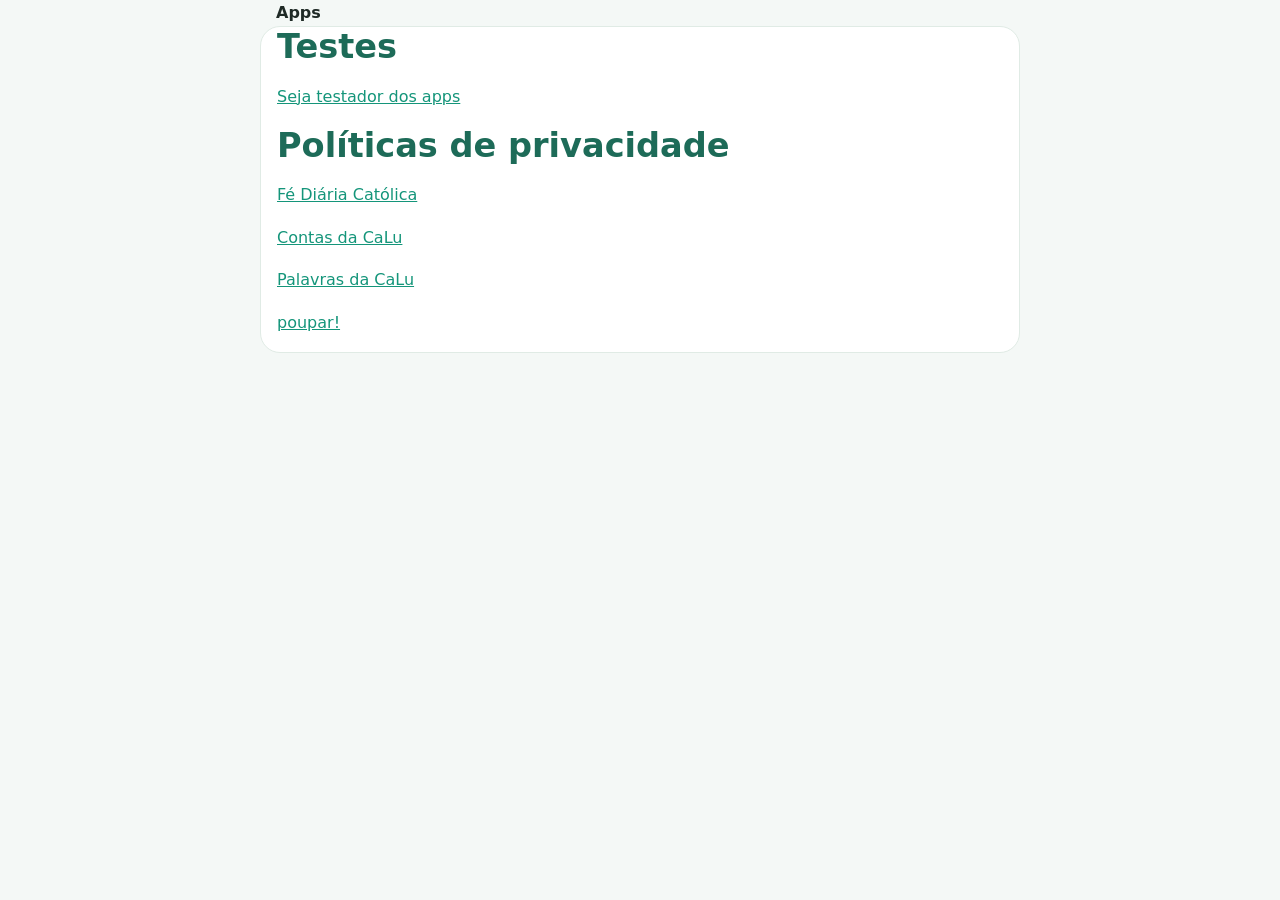
<file: index.html>
<!DOCTYPE html><html lang="pt-BR"><head><meta charset="UTF-8"><meta name="viewport" content="width=device-width, initial-scale=1"><title>Apps</title><link rel="stylesheet" href="estilo.css"></head>
<body><header class="wrap">Apps</header><main class="wrap"><h1>Testes</h1><p><a href="testes/">Seja testador dos apps</a></p><h1>Políticas de privacidade</h1><p><a href="fe-diaria-catolica/privacidade/">Fé Diária Católica</a></p><p><a href="conta-comigo/privacidade/">Contas da CaLu</a></p><p><a href="palavras-da-calu/privacidade/">Palavras da CaLu</a></p><p><a href="poupar/privacidade/">poupar!</a></p></main></body></html>
</file>
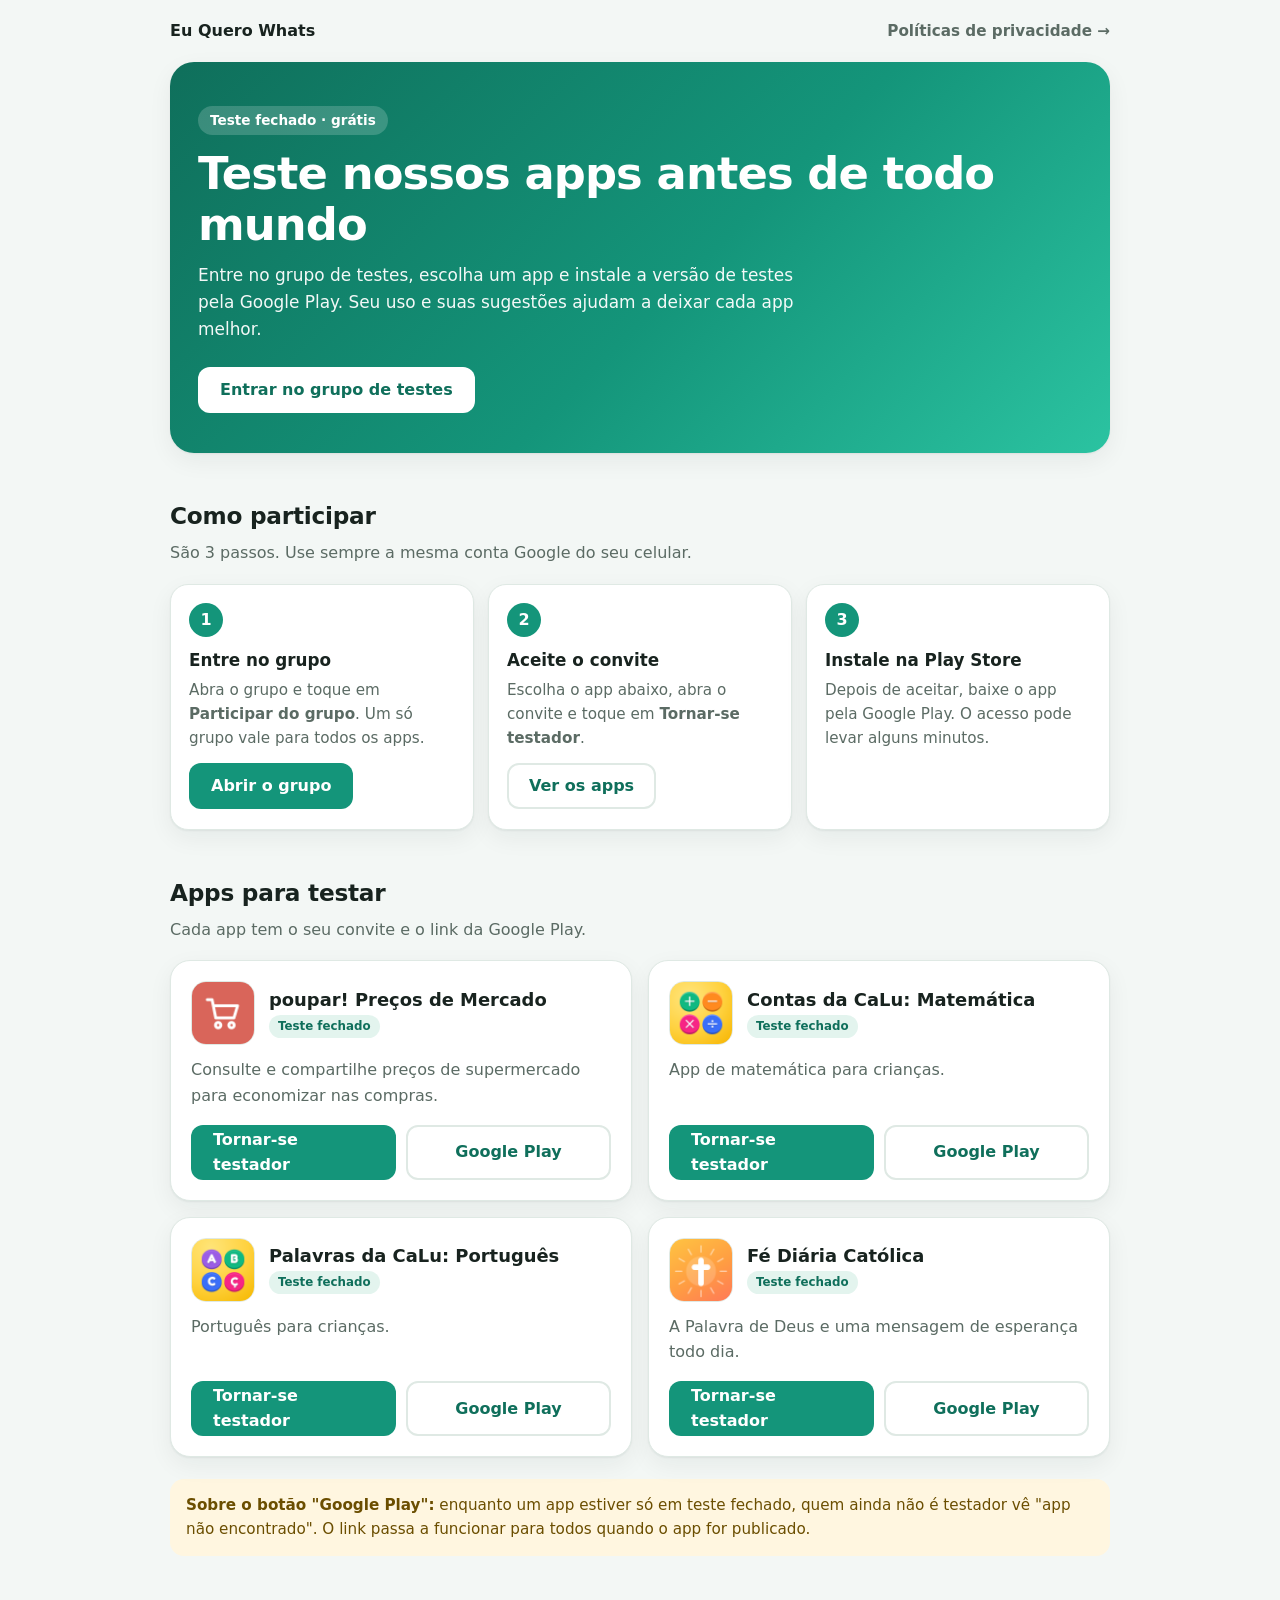
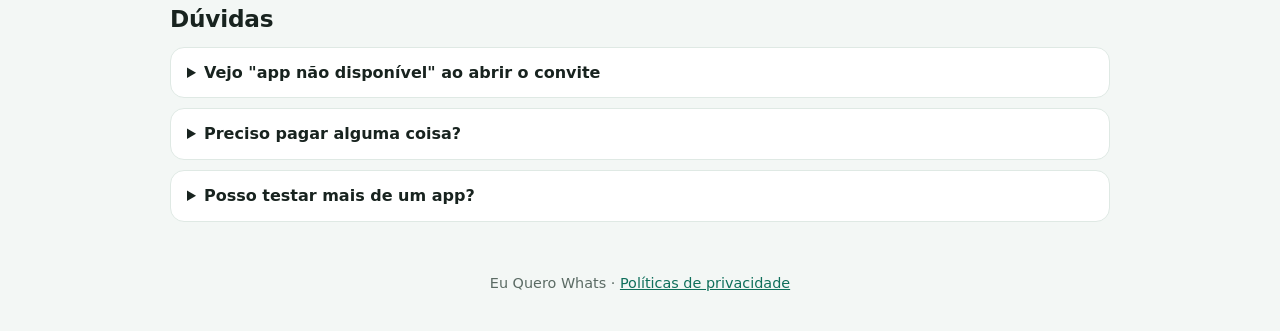
<file: testes/index.html>
<!DOCTYPE html>
<html lang="pt-BR">
<head>
<meta charset="UTF-8">
<meta name="viewport" content="width=device-width, initial-scale=1">
<title>Seja testador — Eu Quero Whats</title>
<meta name="description" content="Teste de graça os apps Android do Eu Quero Whats: entre no grupo de testes, abra o convite do app e instale pela Google Play.">
<meta name="color-scheme" content="light dark">
<style>
:root{
  --bg:#f3f7f5; --card:#ffffff; --ink:#18231f; --muted:#5b6b64; --line:#dfe9e4;
  --brand:#14957a; --brand-d:#0f6f5b; --brand-soft:#e3f4ee; --on-brand:#ffffff;
  --warn-bg:#fff6e0; --warn-ink:#6b4e00; --shadow:0 1px 2px rgba(20,40,32,.06),0 8px 24px rgba(20,40,32,.06);
}
@media (prefers-color-scheme:dark){
  :root{
    --bg:#0f1714; --card:#17221e; --ink:#e8f1ed; --muted:#9db1a8; --line:#25352f;
    --brand:#2bc3a1; --brand-d:#5fe0c3; --brand-soft:#17332b; --on-brand:#08231c;
    --warn-bg:#2d2610; --warn-ink:#f0d98a; --shadow:none;
  }
}
*{box-sizing:border-box}
html{-webkit-text-size-adjust:100%}
body{margin:0;background:var(--bg);color:var(--ink);font:16px/1.6 system-ui,-apple-system,"Segoe UI",Roboto,sans-serif}
a{color:var(--brand-d)}
.wrap{max-width:980px;margin:0 auto;padding:0 20px}
.top{display:flex;justify-content:space-between;align-items:center;padding:18px 0;font-weight:700}
.top a{text-decoration:none;color:var(--muted);font-weight:600;font-size:.95rem}
.top a:hover{color:var(--brand-d)}

.hero{background:linear-gradient(135deg,#0f6f5b 0%,#14957a 55%,#2bc3a1 100%);color:#fff;border-radius:24px;padding:44px 28px 40px;box-shadow:var(--shadow)}
.hero .tag{display:inline-block;background:rgba(255,255,255,.18);border-radius:999px;padding:4px 12px;font-size:.85rem;font-weight:600;margin-bottom:14px}
.hero h1{font-size:clamp(1.9rem,5.5vw,2.8rem);line-height:1.12;margin:0 0 12px;letter-spacing:-.02em}
.hero p{margin:0 0 24px;max-width:56ch;font-size:1.06rem;opacity:.95}
.btn{display:inline-flex;align-items:center;justify-content:center;gap:8px;min-height:46px;padding:0 20px;border-radius:12px;font-weight:700;font-size:1rem;text-decoration:none;border:2px solid transparent;transition:transform .08s,background .15s}
.btn:active{transform:scale(.98)}
.btn-light{background:#fff;color:#0f6f5b}
.btn-light:hover{background:#eafaf5}
.btn-main{background:var(--brand);color:var(--on-brand)}
.btn-main:hover{filter:brightness(1.06)}
.btn-line{background:transparent;color:var(--brand-d);border-color:var(--line)}
.btn-line:hover{border-color:var(--brand);background:var(--brand-soft)}
.btn:focus-visible,a:focus-visible{outline:3px solid #ffbf47;outline-offset:2px}

h2{font-size:1.45rem;margin:44px 0 6px;letter-spacing:-.01em}
.sub{color:var(--muted);margin:0 0 18px}

.steps{display:grid;gap:14px;grid-template-columns:repeat(3,1fr);counter-reset:s;padding:0;list-style:none;margin:0}
.step{background:var(--card);border:1px solid var(--line);border-radius:18px;padding:18px 18px 20px;box-shadow:var(--shadow)}
.step::before{counter-increment:s;content:counter(s);display:grid;place-items:center;width:34px;height:34px;border-radius:50%;background:var(--brand);color:var(--on-brand);font-weight:800;margin-bottom:10px}
.step h3{margin:0 0 4px;font-size:1.05rem}
.step p{margin:0 0 12px;color:var(--muted);font-size:.95rem}

.apps{display:grid;gap:16px;grid-template-columns:repeat(2,1fr)}
.app{background:var(--card);border:1px solid var(--line);border-radius:20px;padding:20px;box-shadow:var(--shadow);display:flex;flex-direction:column}
.app-head{display:flex;gap:14px;align-items:center;margin-bottom:12px}
.app-head img{width:64px;height:64px;border-radius:15px;flex:none;background:var(--brand-soft);border:1px solid var(--line)}
.app h3{margin:0;font-size:1.12rem;line-height:1.25}
.badge{display:inline-block;margin-top:4px;background:var(--brand-soft);color:var(--brand-d);font-size:.74rem;font-weight:700;border-radius:999px;padding:2px 9px}
.app p{margin:0 0 16px;color:var(--muted);flex:1}
.actions{display:flex;gap:10px;flex-wrap:wrap}
.actions .btn{flex:1 1 150px}

.aviso{background:var(--warn-bg);color:var(--warn-ink);border-radius:14px;padding:14px 16px;margin-top:22px;font-size:.95rem}
.faq details{background:var(--card);border:1px solid var(--line);border-radius:14px;padding:12px 16px;margin:10px 0}
.faq summary{cursor:pointer;font-weight:700}
.faq p{margin:10px 0 2px;color:var(--muted)}
footer{color:var(--muted);text-align:center;font-size:.9rem;padding:40px 0 36px}

@media (max-width:780px){
  .steps{grid-template-columns:1fr}
  .apps{grid-template-columns:1fr}
  .hero{padding:32px 20px 30px;border-radius:20px}
}
</style>
</head>
<body>
<div class="wrap">
  <div class="top"><span>Eu Quero Whats</span><a href="../">Políticas de privacidade →</a></div>

  <section class="hero">
    <span class="tag">Teste fechado · grátis</span>
    <h1>Teste nossos apps antes de todo mundo</h1>
    <p>Entre no grupo de testes, escolha um app e instale a versão de testes pela Google Play. Seu uso e suas sugestões ajudam a deixar cada app melhor.</p>
    <a class="btn btn-light" href="https://groups.google.com/g/euquerowhats-testadores">Entrar no grupo de testes</a>
  </section>

  <h2>Como participar</h2>
  <p class="sub">São 3 passos. Use sempre a mesma conta Google do seu celular.</p>
  <ol class="steps">
    <li class="step">
      <h3>Entre no grupo</h3>
      <p>Abra o grupo e toque em <b>Participar do grupo</b>. Um só grupo vale para todos os apps.</p>
      <a class="btn btn-main" href="https://groups.google.com/g/euquerowhats-testadores">Abrir o grupo</a>
    </li>
    <li class="step">
      <h3>Aceite o convite</h3>
      <p>Escolha o app abaixo, abra o convite e toque em <b>Tornar-se testador</b>.</p>
      <a class="btn btn-line" href="#apps">Ver os apps</a>
    </li>
    <li class="step">
      <h3>Instale na Play Store</h3>
      <p>Depois de aceitar, baixe o app pela Google Play. O acesso pode levar alguns minutos.</p>
    </li>
  </ol>

  <h2 id="apps">Apps para testar</h2>
  <p class="sub">Cada app tem o seu convite e o link da Google Play.</p>
  <div class="apps">

    <article class="app">
      <div class="app-head">
        <img src="../poupar/loja/icone-512.png" alt="" width="64" height="64" loading="lazy">
        <div><h3>poupar! Preços de Mercado</h3><span class="badge">Teste fechado</span></div>
      </div>
      <p>Consulte e compartilhe preços de supermercado para economizar nas compras.</p>
      <div class="actions">
        <a class="btn btn-main" href="https://play.google.com/apps/testing/br.com.euquerowhats.poupar">Tornar-se testador</a>
        <a class="btn btn-line" href="https://play.google.com/store/apps/details?id=br.com.euquerowhats.poupar">Google Play</a>
      </div>
    </article>

    <article class="app">
      <div class="app-head">
        <img src="../conta-comigo/loja/icone-512.png" alt="" width="64" height="64" loading="lazy">
        <div><h3>Contas da CaLu: Matemática</h3><span class="badge">Teste fechado</span></div>
      </div>
      <p>App de matemática para crianças.</p>
      <div class="actions">
        <a class="btn btn-main" href="https://play.google.com/apps/testing/br.com.euquerowhats.contacomigo">Tornar-se testador</a>
        <a class="btn btn-line" href="https://play.google.com/store/apps/details?id=br.com.euquerowhats.contacomigo">Google Play</a>
      </div>
    </article>

    <article class="app">
      <div class="app-head">
        <img src="../palavras-da-calu/loja/icone-512.png" alt="" width="64" height="64" loading="lazy">
        <div><h3>Palavras da CaLu: Português</h3><span class="badge">Teste fechado</span></div>
      </div>
      <p>Português para crianças.</p>
      <div class="actions">
        <a class="btn btn-main" href="https://play.google.com/apps/testing/br.com.euquerowhats.palavrasdacalu">Tornar-se testador</a>
        <a class="btn btn-line" href="https://play.google.com/store/apps/details?id=br.com.euquerowhats.palavrasdacalu">Google Play</a>
      </div>
    </article>

    <article class="app">
      <div class="app-head">
        <img src="../fe-diaria-catolica/loja/icone-512.png" alt="" width="64" height="64" loading="lazy">
        <div><h3>Fé Diária Católica</h3><span class="badge">Teste fechado</span></div>
      </div>
      <p>A Palavra de Deus e uma mensagem de esperança todo dia.</p>
      <div class="actions">
        <a class="btn btn-main" href="https://play.google.com/apps/testing/br.com.euquerowhats.fediariacatolica">Tornar-se testador</a>
        <a class="btn btn-line" href="https://play.google.com/store/apps/details?id=br.com.euquerowhats.fediariacatolica">Google Play</a>
      </div>
    </article>

  </div>

  <p class="aviso"><b>Sobre o botão "Google Play":</b> enquanto um app estiver só em teste fechado, quem ainda não é testador vê "app não encontrado". O link passa a funcionar para todos quando o app for publicado.</p>

  <h2>Dúvidas</h2>
  <div class="faq">
    <details>
      <summary>Vejo "app não disponível" ao abrir o convite</summary>
      <p>Confira se você entrou no grupo de testes e se está usando a mesma conta Google no grupo, no convite e na Play Store do celular. Depois de aceitar, o acesso pode levar alguns minutos.</p>
    </details>
    <details>
      <summary>Preciso pagar alguma coisa?</summary>
      <p>Não. Participar do teste é grátis e você pode sair do grupo quando quiser.</p>
    </details>
    <details>
      <summary>Posso testar mais de um app?</summary>
      <p>Pode. O grupo é o mesmo para todos. Basta aceitar o convite de cada app.</p>
    </details>
  </div>

  <footer>Eu Quero Whats · <a href="../">Políticas de privacidade</a></footer>
</div>
</body>
</html>
</file>
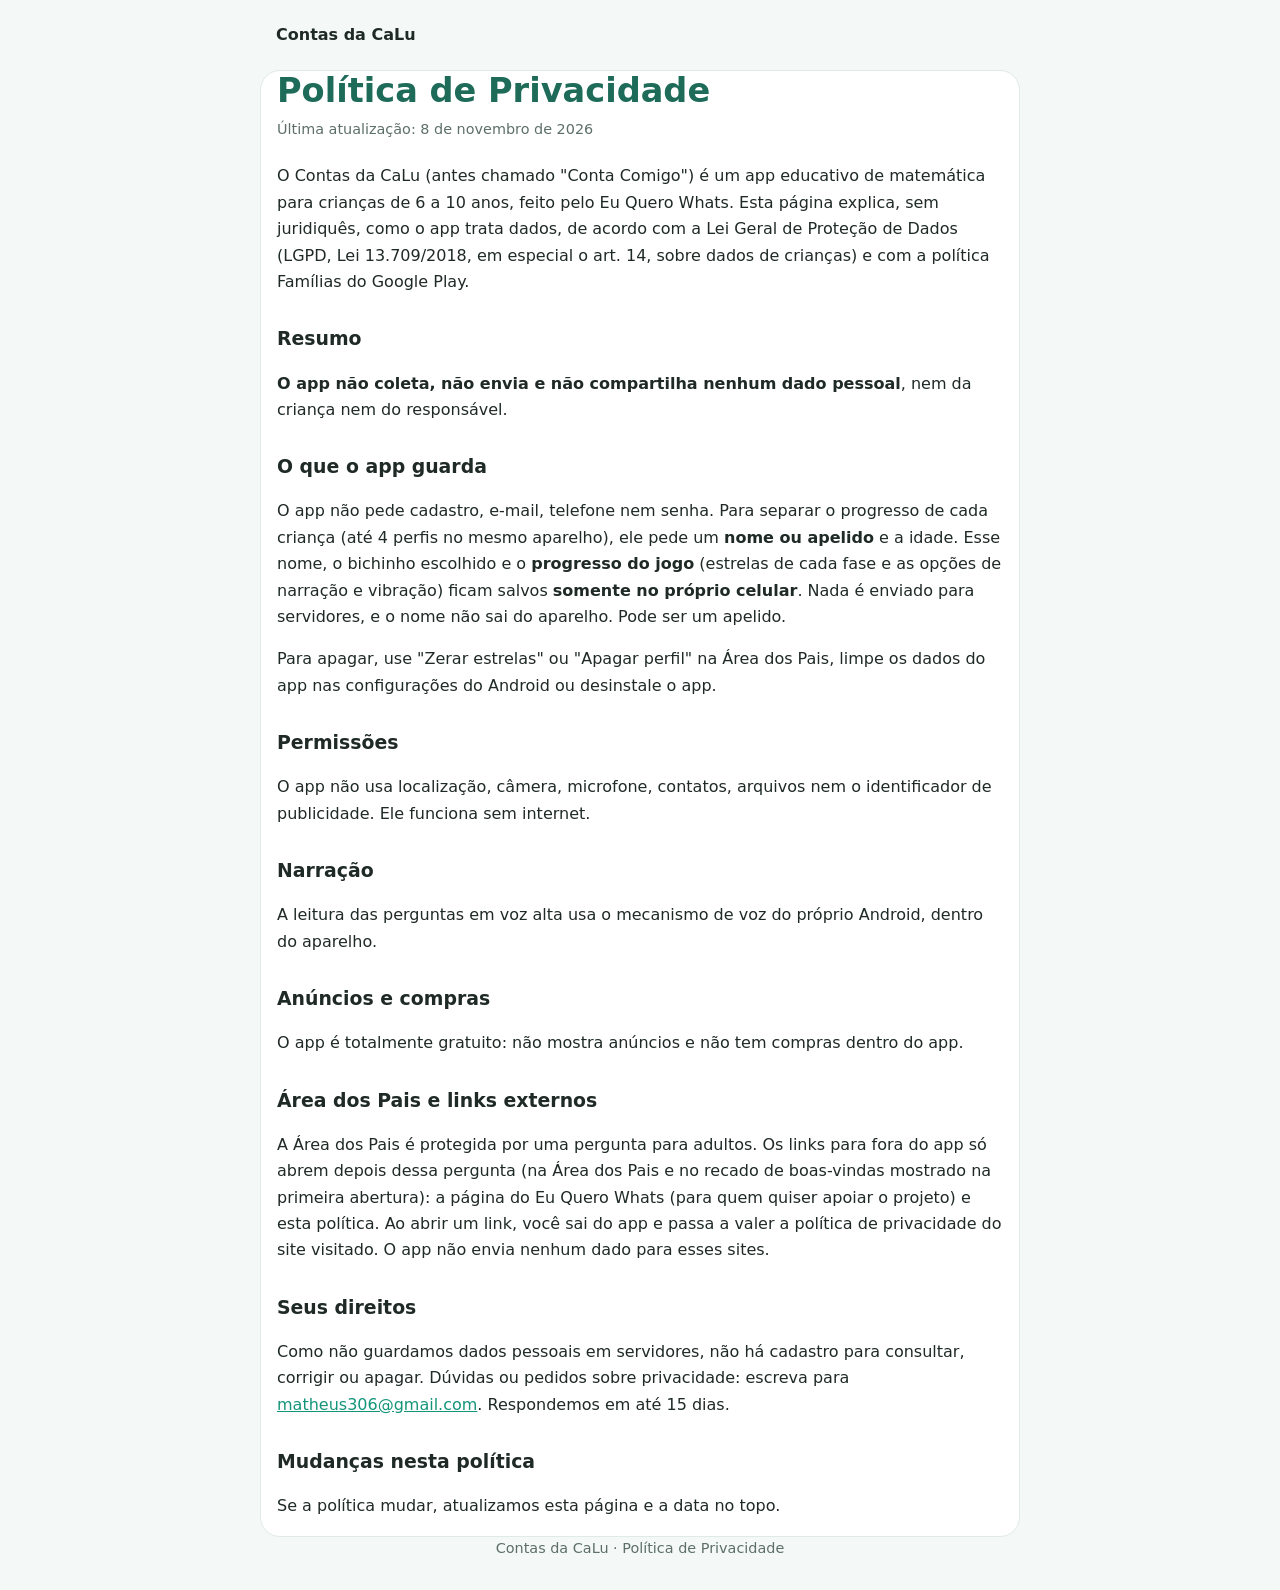
<file: conta-comigo/privacidade/index.html>
<!DOCTYPE html>
<html lang="pt-BR">
<head>
<meta charset="UTF-8">
<meta name="viewport" content="width=device-width, initial-scale=1">
<title>Política de Privacidade — Contas da CaLu</title>
<meta name="description" content="Como o app Contas da CaLu trata os dados (não coleta nenhum).">
<link rel="stylesheet" href="../../estilo.css">
</head>
<body>
<header><div class="wrap">Contas da CaLu</div></header>
<main class="wrap">
  <h1>Política de Privacidade</h1>
  <p class="updated">Última atualização: 8 de novembro de 2026</p>

  <p>O Contas da CaLu (antes chamado "Conta Comigo") é um app educativo de matemática para crianças de 6 a 10 anos, feito pelo Eu Quero Whats. Esta página explica, sem juridiquês, como o app trata dados, de acordo com a Lei Geral de Proteção de Dados (LGPD, Lei 13.709/2018, em especial o art. 14, sobre dados de crianças) e com a política Famílias do Google Play.</p>

  <h2>Resumo</h2>
  <p><b>O app não coleta, não envia e não compartilha nenhum dado pessoal</b>, nem da criança nem do responsável.</p>

  <h2>O que o app guarda</h2>
  <p>O app não pede cadastro, e-mail, telefone nem senha. Para separar o progresso de cada criança (até 4 perfis no mesmo aparelho), ele pede um <b>nome ou apelido</b> e a idade. Esse nome, o bichinho escolhido e o <b>progresso do jogo</b> (estrelas de cada fase e as opções de narração e vibração) ficam salvos <b>somente no próprio celular</b>. Nada é enviado para servidores, e o nome não sai do aparelho. Pode ser um apelido.</p>
  <p>Para apagar, use "Zerar estrelas" ou "Apagar perfil" na Área dos Pais, limpe os dados do app nas configurações do Android ou desinstale o app.</p>

  <h2>Permissões</h2>
  <p>O app não usa localização, câmera, microfone, contatos, arquivos nem o identificador de publicidade. Ele funciona sem internet.</p>

  <h2>Narração</h2>
  <p>A leitura das perguntas em voz alta usa o mecanismo de voz do próprio Android, dentro do aparelho.</p>

  <h2>Anúncios e compras</h2>
  <p>O app é totalmente gratuito: não mostra anúncios e não tem compras dentro do app.</p>

  <h2>Área dos Pais e links externos</h2>
  <p>A Área dos Pais é protegida por uma pergunta para adultos. Os links para fora do app só abrem depois dessa pergunta (na Área dos Pais e no recado de boas-vindas mostrado na primeira abertura): a página do Eu Quero Whats (para quem quiser apoiar o projeto) e esta política. Ao abrir um link, você sai do app e passa a valer a política de privacidade do site visitado. O app não envia nenhum dado para esses sites.</p>

  <h2>Seus direitos</h2>
  <p>Como não guardamos dados pessoais em servidores, não há cadastro para consultar, corrigir ou apagar. Dúvidas ou pedidos sobre privacidade: escreva para <a href="mailto:matheus306@gmail.com">matheus306@gmail.com</a>. Respondemos em até 15 dias.</p>

  <h2>Mudanças nesta política</h2>
  <p>Se a política mudar, atualizamos esta página e a data no topo.</p>
</main>
<footer>Contas da CaLu · Política de Privacidade</footer>
</body>
</html>
</file>
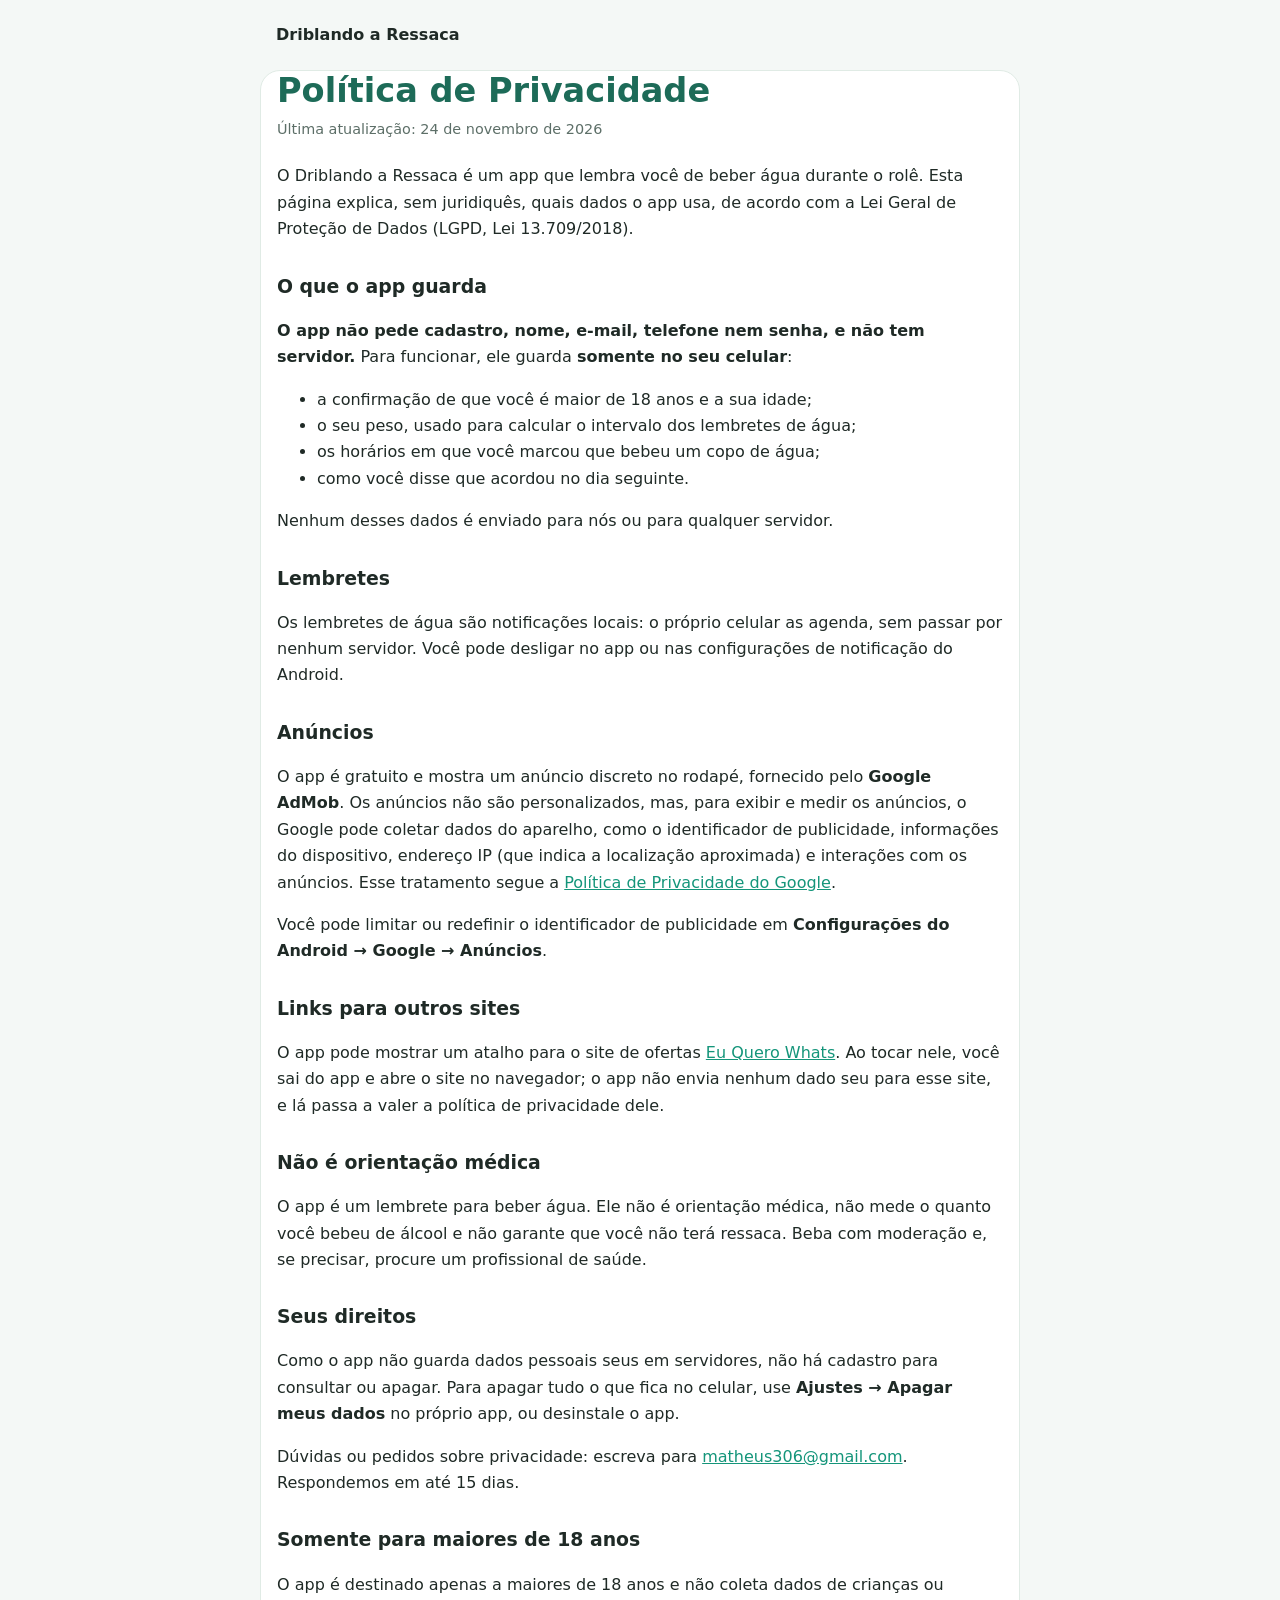
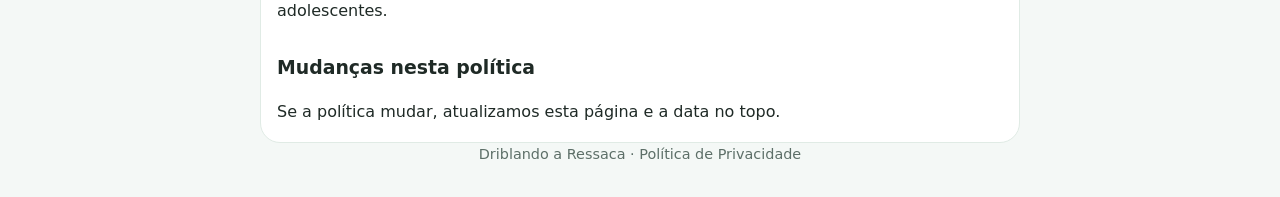
<file: driblando-a-ressaca/privacidade/index.html>
<!DOCTYPE html>
<html lang="pt-BR">
<head>
<meta charset="UTF-8">
<meta name="viewport" content="width=device-width, initial-scale=1">
<title>Política de Privacidade — Driblando a Ressaca</title>
<meta name="description" content="Como o app Driblando a Ressaca trata os seus dados.">
<link rel="stylesheet" href="../../estilo.css">
</head>
<body>
<header><div class="wrap">Driblando a Ressaca</div></header>
<main class="wrap">
  <h1>Política de Privacidade</h1>
  <p class="updated">Última atualização: 24 de novembro de 2026</p>

  <p>O Driblando a Ressaca é um app que lembra você de beber água durante o rolê. Esta página explica, sem juridiquês, quais dados o app usa, de acordo com a Lei Geral de Proteção de Dados (LGPD, Lei 13.709/2018).</p>

  <h2>O que o app guarda</h2>
  <p><b>O app não pede cadastro, nome, e-mail, telefone nem senha, e não tem servidor.</b> Para funcionar, ele guarda <b>somente no seu celular</b>:</p>
  <ul>
    <li>a confirmação de que você é maior de 18 anos e a sua idade;</li>
    <li>o seu peso, usado para calcular o intervalo dos lembretes de água;</li>
    <li>os horários em que você marcou que bebeu um copo de água;</li>
    <li>como você disse que acordou no dia seguinte.</li>
  </ul>
  <p>Nenhum desses dados é enviado para nós ou para qualquer servidor.</p>

  <h2>Lembretes</h2>
  <p>Os lembretes de água são notificações locais: o próprio celular as agenda, sem passar por nenhum servidor. Você pode desligar no app ou nas configurações de notificação do Android.</p>

  <h2>Anúncios</h2>
  <p>O app é gratuito e mostra um anúncio discreto no rodapé, fornecido pelo <b>Google AdMob</b>. Os anúncios não são personalizados, mas, para exibir e medir os anúncios, o Google pode coletar dados do aparelho, como o identificador de publicidade, informações do dispositivo, endereço IP (que indica a localização aproximada) e interações com os anúncios. Esse tratamento segue a <a href="https://policies.google.com/privacy?hl=pt-BR" target="_blank" rel="noopener">Política de Privacidade do Google</a>.</p>
  <p>Você pode limitar ou redefinir o identificador de publicidade em <b>Configurações do Android → Google → Anúncios</b>.</p>

  <h2>Links para outros sites</h2>
  <p>O app pode mostrar um atalho para o site de ofertas <a href="https://euquerowhats.com.br" target="_blank" rel="noopener">Eu Quero Whats</a>. Ao tocar nele, você sai do app e abre o site no navegador; o app não envia nenhum dado seu para esse site, e lá passa a valer a política de privacidade dele.</p>

  <h2>Não é orientação médica</h2>
  <p>O app é um lembrete para beber água. Ele não é orientação médica, não mede o quanto você bebeu de álcool e não garante que você não terá ressaca. Beba com moderação e, se precisar, procure um profissional de saúde.</p>

  <h2>Seus direitos</h2>
  <p>Como o app não guarda dados pessoais seus em servidores, não há cadastro para consultar ou apagar. Para apagar tudo o que fica no celular, use <b>Ajustes → Apagar meus dados</b> no próprio app, ou desinstale o app.</p>
  <p>Dúvidas ou pedidos sobre privacidade: escreva para <a href="mailto:matheus306@gmail.com">matheus306@gmail.com</a>. Respondemos em até 15 dias.</p>

  <h2>Somente para maiores de 18 anos</h2>
  <p>O app é destinado apenas a maiores de 18 anos e não coleta dados de crianças ou adolescentes.</p>

  <h2>Mudanças nesta política</h2>
  <p>Se a política mudar, atualizamos esta página e a data no topo.</p>
</main>
<footer>Driblando a Ressaca · Política de Privacidade</footer>
</body>
</html>
</file>
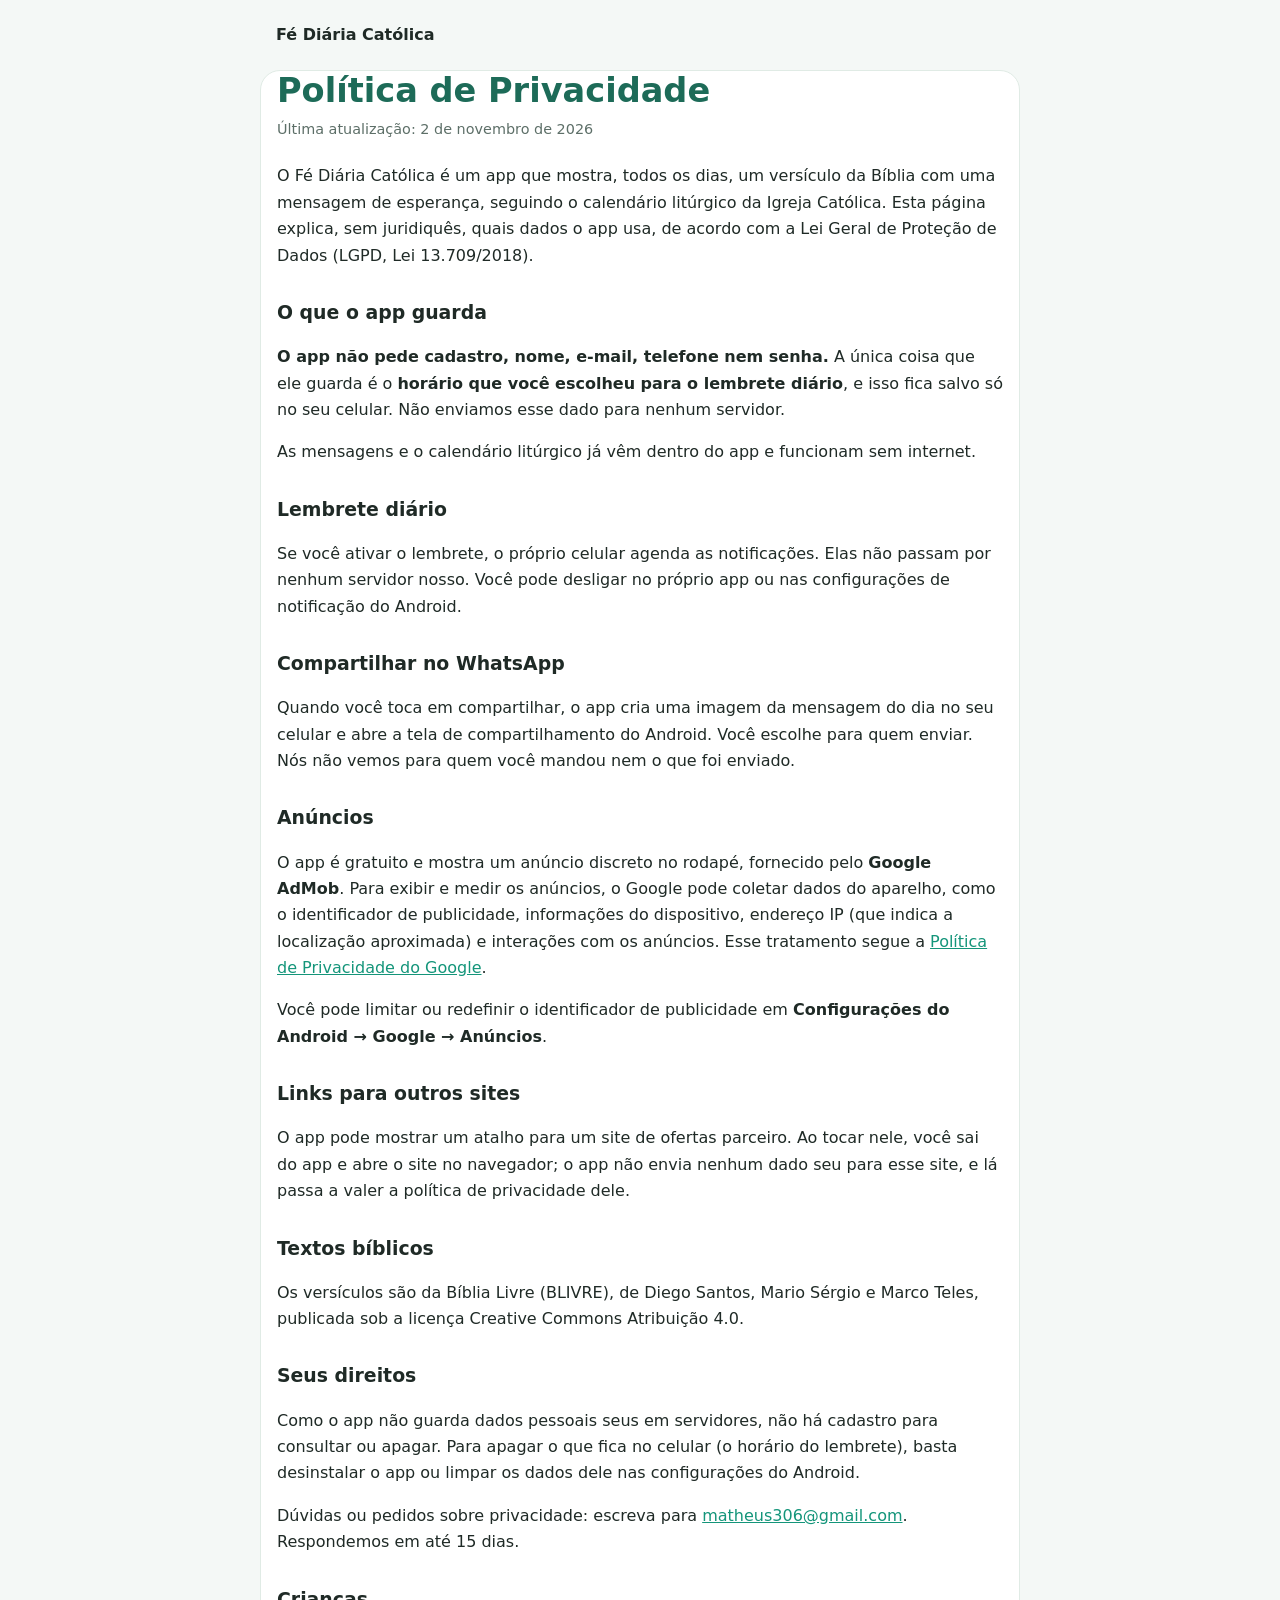
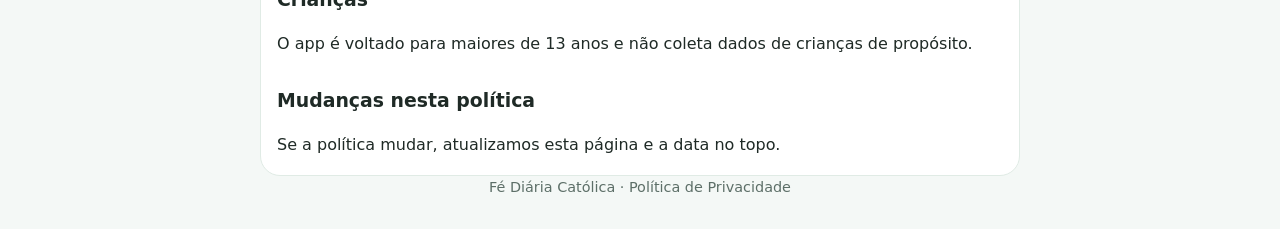
<file: fe-diaria-catolica/privacidade/index.html>
<!DOCTYPE html>
<html lang="pt-BR">
<head>
<meta charset="UTF-8">
<meta name="viewport" content="width=device-width, initial-scale=1">
<title>Política de Privacidade — Fé Diária Católica</title>
<meta name="description" content="Como o app Fé Diária Católica trata os seus dados.">
<link rel="stylesheet" href="../../estilo.css">
</head>
<body>
<header><div class="wrap">Fé Diária Católica</div></header>
<main class="wrap">
  <h1>Política de Privacidade</h1>
  <p class="updated">Última atualização: 2 de novembro de 2026</p>

  <p>O Fé Diária Católica é um app que mostra, todos os dias, um versículo da Bíblia com uma mensagem de esperança, seguindo o calendário litúrgico da Igreja Católica. Esta página explica, sem juridiquês, quais dados o app usa, de acordo com a Lei Geral de Proteção de Dados (LGPD, Lei 13.709/2018).</p>

  <h2>O que o app guarda</h2>
  <p><b>O app não pede cadastro, nome, e-mail, telefone nem senha.</b> A única coisa que ele guarda é o <b>horário que você escolheu para o lembrete diário</b>, e isso fica salvo só no seu celular. Não enviamos esse dado para nenhum servidor.</p>
  <p>As mensagens e o calendário litúrgico já vêm dentro do app e funcionam sem internet.</p>

  <h2>Lembrete diário</h2>
  <p>Se você ativar o lembrete, o próprio celular agenda as notificações. Elas não passam por nenhum servidor nosso. Você pode desligar no próprio app ou nas configurações de notificação do Android.</p>

  <h2>Compartilhar no WhatsApp</h2>
  <p>Quando você toca em compartilhar, o app cria uma imagem da mensagem do dia no seu celular e abre a tela de compartilhamento do Android. Você escolhe para quem enviar. Nós não vemos para quem você mandou nem o que foi enviado.</p>

  <h2>Anúncios</h2>
  <p>O app é gratuito e mostra um anúncio discreto no rodapé, fornecido pelo <b>Google AdMob</b>. Para exibir e medir os anúncios, o Google pode coletar dados do aparelho, como o identificador de publicidade, informações do dispositivo, endereço IP (que indica a localização aproximada) e interações com os anúncios. Esse tratamento segue a <a href="https://policies.google.com/privacy?hl=pt-BR" target="_blank" rel="noopener">Política de Privacidade do Google</a>.</p>
  <p>Você pode limitar ou redefinir o identificador de publicidade em <b>Configurações do Android → Google → Anúncios</b>.</p>

  <h2>Links para outros sites</h2>
  <p>O app pode mostrar um atalho para um site de ofertas parceiro. Ao tocar nele, você sai do app e abre o site no navegador; o app não envia nenhum dado seu para esse site, e lá passa a valer a política de privacidade dele.</p>

  <h2>Textos bíblicos</h2>
  <p>Os versículos são da Bíblia Livre (BLIVRE), de Diego Santos, Mario Sérgio e Marco Teles, publicada sob a licença Creative Commons Atribuição 4.0.</p>

  <h2>Seus direitos</h2>
  <p>Como o app não guarda dados pessoais seus em servidores, não há cadastro para consultar ou apagar. Para apagar o que fica no celular (o horário do lembrete), basta desinstalar o app ou limpar os dados dele nas configurações do Android.</p>
  <p>Dúvidas ou pedidos sobre privacidade: escreva para <a href="mailto:matheus306@gmail.com">matheus306@gmail.com</a>. Respondemos em até 15 dias.</p>

  <h2>Crianças</h2>
  <p>O app é voltado para maiores de 13 anos e não coleta dados de crianças de propósito.</p>

  <h2>Mudanças nesta política</h2>
  <p>Se a política mudar, atualizamos esta página e a data no topo.</p>
</main>
<footer>Fé Diária Católica · Política de Privacidade</footer>
</body>
</html>
</file>
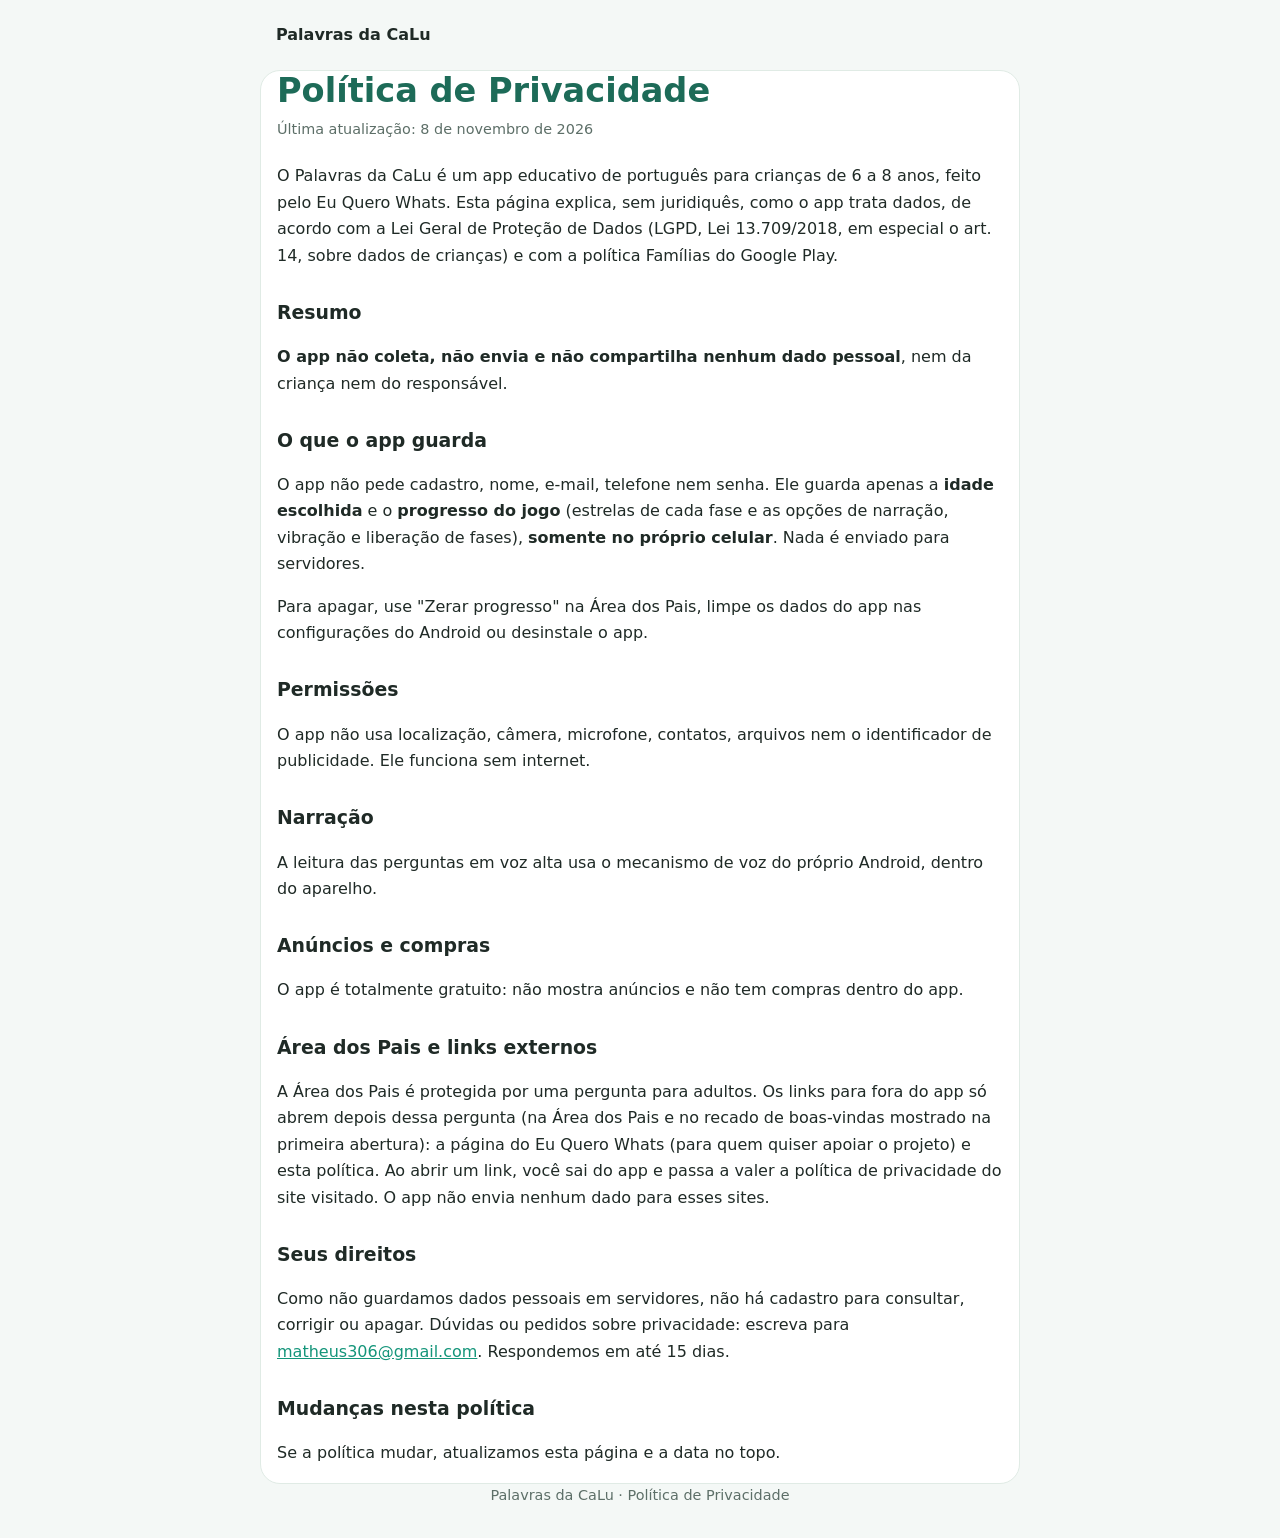
<file: palavras-da-calu/privacidade/index.html>
<!DOCTYPE html>
<html lang="pt-BR">
<head>
<meta charset="UTF-8">
<meta name="viewport" content="width=device-width, initial-scale=1">
<title>Política de Privacidade — Palavras da CaLu</title>
<meta name="description" content="Como o app Palavras da CaLu trata os dados (não coleta nenhum).">
<link rel="stylesheet" href="../../estilo.css">
</head>
<body>
<header><div class="wrap">Palavras da CaLu</div></header>
<main class="wrap">
  <h1>Política de Privacidade</h1>
  <p class="updated">Última atualização: 8 de novembro de 2026</p>

  <p>O Palavras da CaLu é um app educativo de português para crianças de 6 a 8 anos, feito pelo Eu Quero Whats. Esta página explica, sem juridiquês, como o app trata dados, de acordo com a Lei Geral de Proteção de Dados (LGPD, Lei 13.709/2018, em especial o art. 14, sobre dados de crianças) e com a política Famílias do Google Play.</p>

  <h2>Resumo</h2>
  <p><b>O app não coleta, não envia e não compartilha nenhum dado pessoal</b>, nem da criança nem do responsável.</p>

  <h2>O que o app guarda</h2>
  <p>O app não pede cadastro, nome, e-mail, telefone nem senha. Ele guarda apenas a <b>idade escolhida</b> e o <b>progresso do jogo</b> (estrelas de cada fase e as opções de narração, vibração e liberação de fases), <b>somente no próprio celular</b>. Nada é enviado para servidores.</p>
  <p>Para apagar, use "Zerar progresso" na Área dos Pais, limpe os dados do app nas configurações do Android ou desinstale o app.</p>

  <h2>Permissões</h2>
  <p>O app não usa localização, câmera, microfone, contatos, arquivos nem o identificador de publicidade. Ele funciona sem internet.</p>

  <h2>Narração</h2>
  <p>A leitura das perguntas em voz alta usa o mecanismo de voz do próprio Android, dentro do aparelho.</p>

  <h2>Anúncios e compras</h2>
  <p>O app é totalmente gratuito: não mostra anúncios e não tem compras dentro do app.</p>

  <h2>Área dos Pais e links externos</h2>
  <p>A Área dos Pais é protegida por uma pergunta para adultos. Os links para fora do app só abrem depois dessa pergunta (na Área dos Pais e no recado de boas-vindas mostrado na primeira abertura): a página do Eu Quero Whats (para quem quiser apoiar o projeto) e esta política. Ao abrir um link, você sai do app e passa a valer a política de privacidade do site visitado. O app não envia nenhum dado para esses sites.</p>

  <h2>Seus direitos</h2>
  <p>Como não guardamos dados pessoais em servidores, não há cadastro para consultar, corrigir ou apagar. Dúvidas ou pedidos sobre privacidade: escreva para <a href="mailto:matheus306@gmail.com">matheus306@gmail.com</a>. Respondemos em até 15 dias.</p>

  <h2>Mudanças nesta política</h2>
  <p>Se a política mudar, atualizamos esta página e a data no topo.</p>
</main>
<footer>Palavras da CaLu · Política de Privacidade</footer>
</body>
</html>
</file>
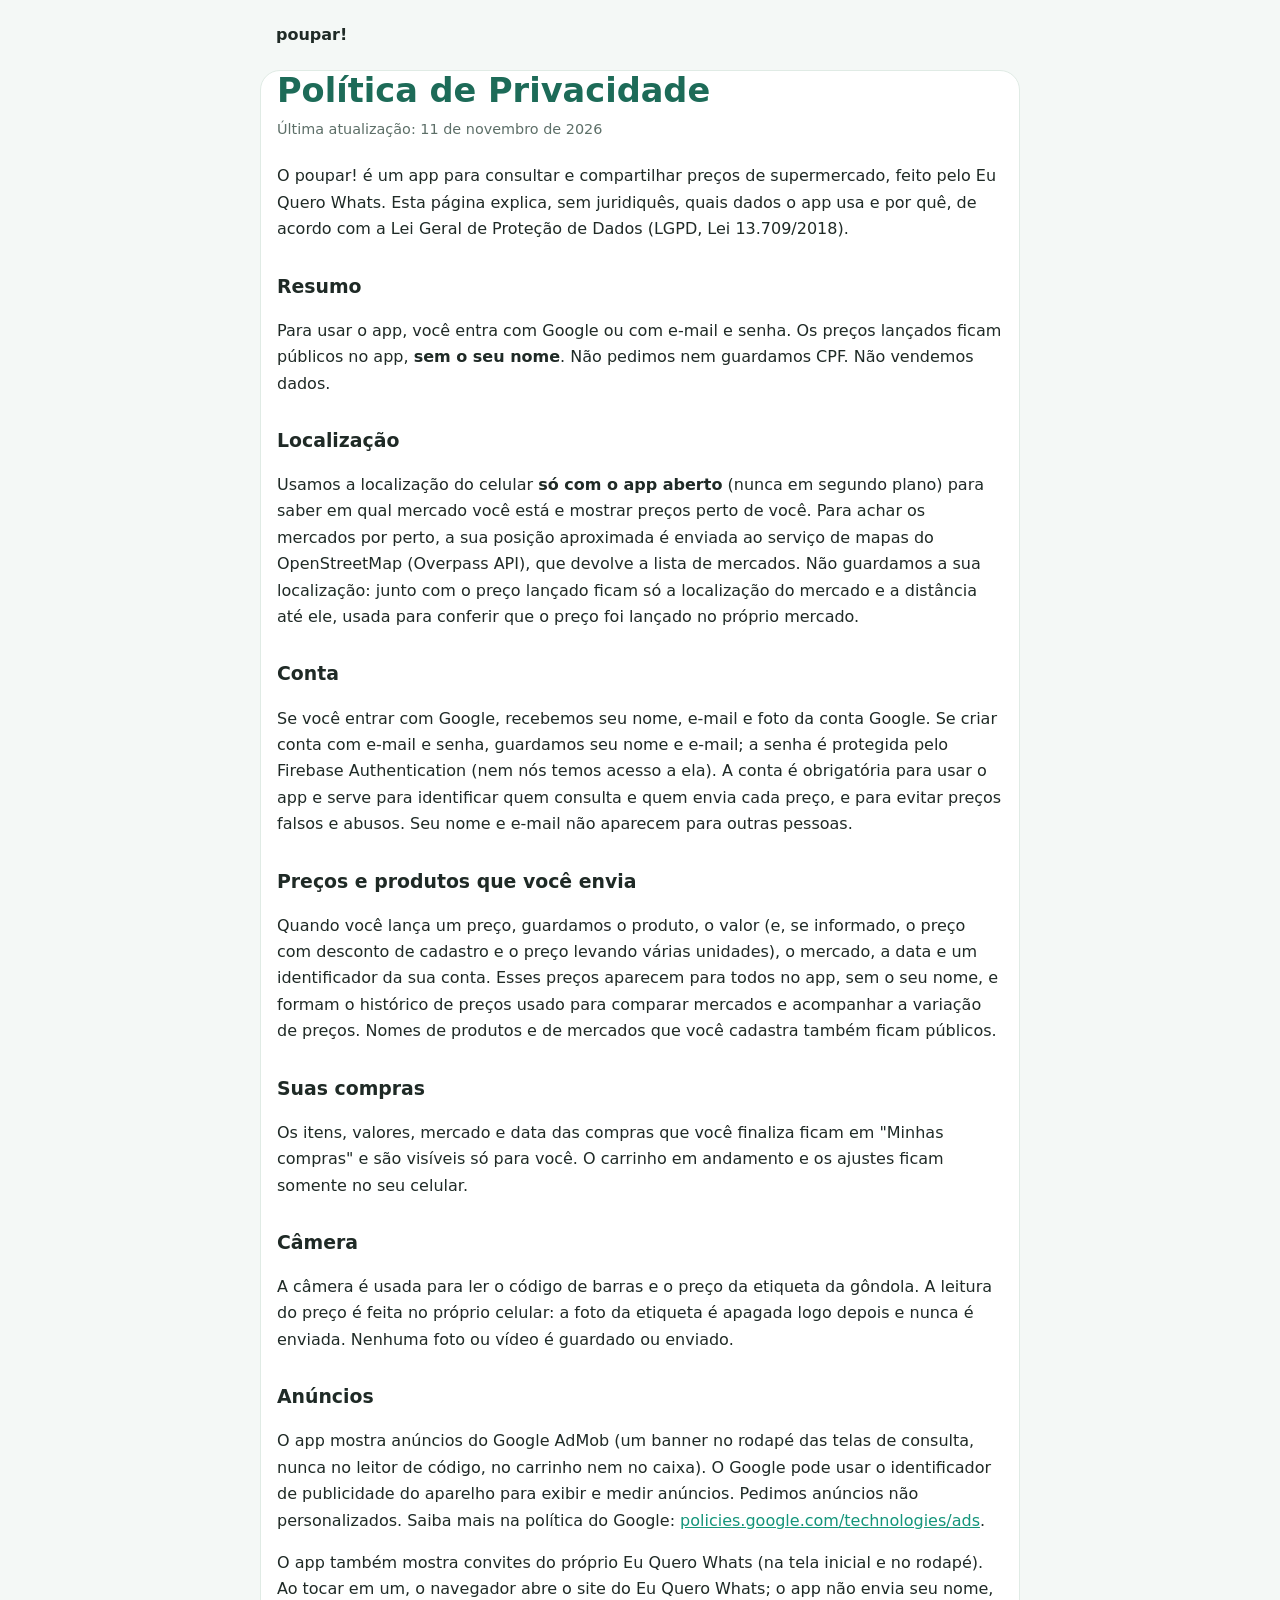
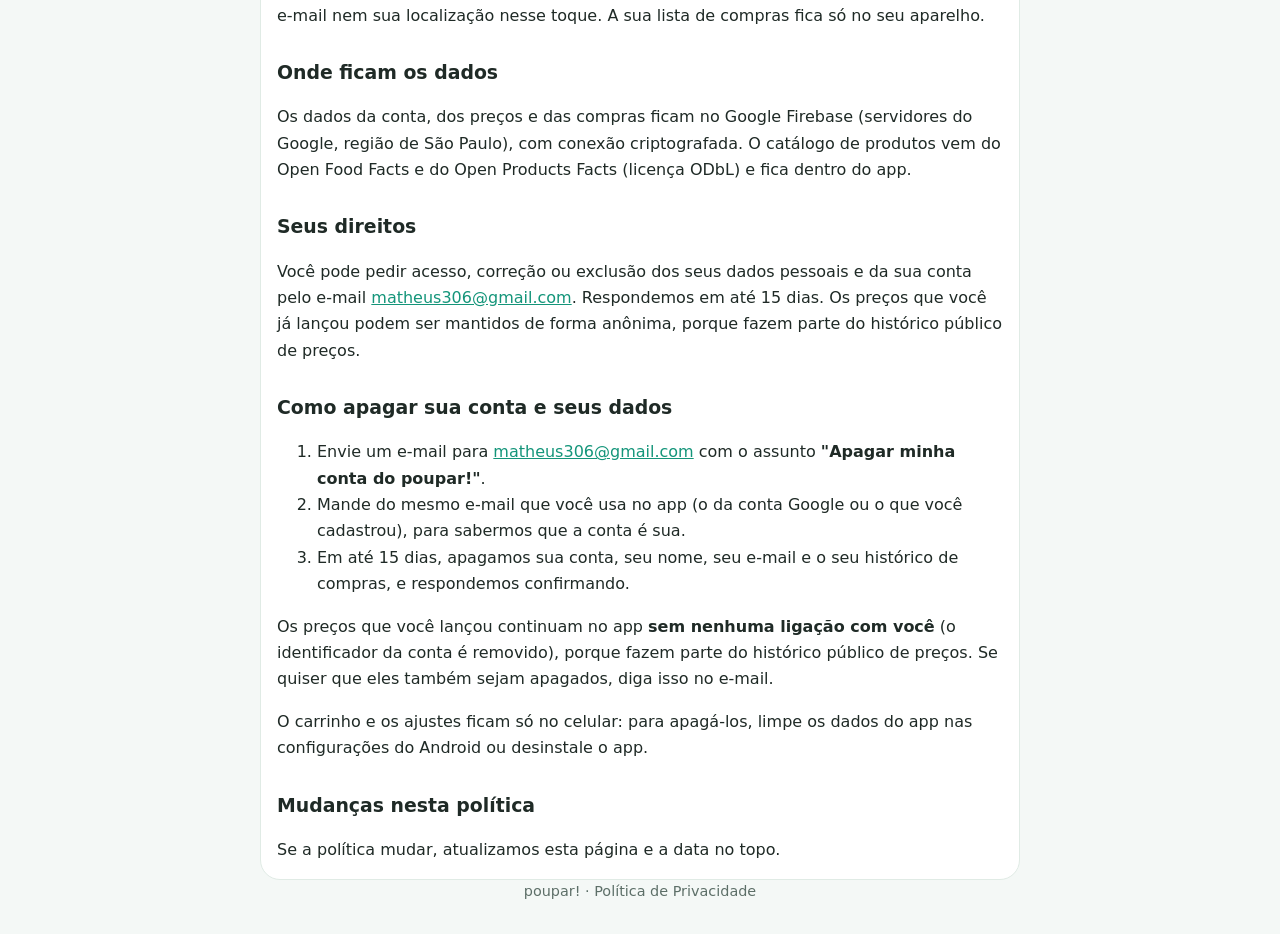
<file: poupar/privacidade/index.html>
<!DOCTYPE html>
<html lang="pt-BR">
<head>
<meta charset="UTF-8">
<meta name="viewport" content="width=device-width, initial-scale=1">
<title>Política de Privacidade — poupar!</title>
<meta name="description" content="Como o app poupar! trata os dados: localização, conta, preços lançados e anúncios.">
<link rel="stylesheet" href="../../estilo.css">
</head>
<body>
<header><div class="wrap">poupar!</div></header>
<main class="wrap">
  <h1>Política de Privacidade</h1>
  <p class="updated">Última atualização: 11 de novembro de 2026</p>

  <p>O poupar! é um app para consultar e compartilhar preços de supermercado, feito pelo Eu Quero Whats. Esta página explica, sem juridiquês, quais dados o app usa e por quê, de acordo com a Lei Geral de Proteção de Dados (LGPD, Lei 13.709/2018).</p>

  <h2>Resumo</h2>
  <p>Para usar o app, você entra com Google ou com e-mail e senha. Os preços lançados ficam públicos no app, <b>sem o seu nome</b>. Não pedimos nem guardamos CPF. Não vendemos dados.</p>

  <h2>Localização</h2>
  <p>Usamos a localização do celular <b>só com o app aberto</b> (nunca em segundo plano) para saber em qual mercado você está e mostrar preços perto de você. Para achar os mercados por perto, a sua posição aproximada é enviada ao serviço de mapas do OpenStreetMap (Overpass API), que devolve a lista de mercados. Não guardamos a sua localização: junto com o preço lançado ficam só a localização do mercado e a distância até ele, usada para conferir que o preço foi lançado no próprio mercado.</p>

  <h2>Conta</h2>
  <p>Se você entrar com Google, recebemos seu nome, e-mail e foto da conta Google. Se criar conta com e-mail e senha, guardamos seu nome e e-mail; a senha é protegida pelo Firebase Authentication (nem nós temos acesso a ela). A conta é obrigatória para usar o app e serve para identificar quem consulta e quem envia cada preço, e para evitar preços falsos e abusos. Seu nome e e-mail não aparecem para outras pessoas.</p>

  <h2>Preços e produtos que você envia</h2>
  <p>Quando você lança um preço, guardamos o produto, o valor (e, se informado, o preço com desconto de cadastro e o preço levando várias unidades), o mercado, a data e um identificador da sua conta. Esses preços aparecem para todos no app, sem o seu nome, e formam o histórico de preços usado para comparar mercados e acompanhar a variação de preços. Nomes de produtos e de mercados que você cadastra também ficam públicos.</p>

  <h2>Suas compras</h2>
  <p>Os itens, valores, mercado e data das compras que você finaliza ficam em "Minhas compras" e são visíveis só para você. O carrinho em andamento e os ajustes ficam somente no seu celular.</p>

  <h2>Câmera</h2>
  <p>A câmera é usada para ler o código de barras e o preço da etiqueta da gôndola. A leitura do preço é feita no próprio celular: a foto da etiqueta é apagada logo depois e nunca é enviada. Nenhuma foto ou vídeo é guardado ou enviado.</p>

  <h2>Anúncios</h2>
  <p>O app mostra anúncios do Google AdMob (um banner no rodapé das telas de consulta, nunca no leitor de código, no carrinho nem no caixa). O Google pode usar o identificador de publicidade do aparelho para exibir e medir anúncios. Pedimos anúncios não personalizados. Saiba mais na política do Google: <a href="https://policies.google.com/technologies/ads">policies.google.com/technologies/ads</a>.</p>
  <p>O app também mostra convites do próprio Eu Quero Whats (na tela inicial e no rodapé). Ao tocar em um, o navegador abre o site do Eu Quero Whats; o app não envia seu nome, e-mail nem sua localização nesse toque. A sua lista de compras fica só no seu aparelho.</p>

  <h2>Onde ficam os dados</h2>
  <p>Os dados da conta, dos preços e das compras ficam no Google Firebase (servidores do Google, região de São Paulo), com conexão criptografada. O catálogo de produtos vem do Open Food Facts e do Open Products Facts (licença ODbL) e fica dentro do app.</p>

  <h2>Seus direitos</h2>
  <p>Você pode pedir acesso, correção ou exclusão dos seus dados pessoais e da sua conta pelo e-mail <a href="mailto:matheus306@gmail.com">matheus306@gmail.com</a>. Respondemos em até 15 dias. Os preços que você já lançou podem ser mantidos de forma anônima, porque fazem parte do histórico público de preços.</p>

  <h2>Como apagar sua conta e seus dados</h2>
  <ol>
    <li>Envie um e-mail para <a href="mailto:matheus306@gmail.com?subject=Apagar%20minha%20conta%20do%20poupar!">matheus306@gmail.com</a> com o assunto <b>"Apagar minha conta do poupar!"</b>.</li>
    <li>Mande do mesmo e-mail que você usa no app (o da conta Google ou o que você cadastrou), para sabermos que a conta é sua.</li>
    <li>Em até 15 dias, apagamos sua conta, seu nome, seu e-mail e o seu histórico de compras, e respondemos confirmando.</li>
  </ol>
  <p>Os preços que você lançou continuam no app <b>sem nenhuma ligação com você</b> (o identificador da conta é removido), porque fazem parte do histórico público de preços. Se quiser que eles também sejam apagados, diga isso no e-mail.</p>
  <p>O carrinho e os ajustes ficam só no celular: para apagá-los, limpe os dados do app nas configurações do Android ou desinstale o app.</p>

  <h2>Mudanças nesta política</h2>
  <p>Se a política mudar, atualizamos esta página e a data no topo.</p>
</main>
<footer>poupar! · Política de Privacidade</footer>
</body>
</html>
</file>
<file: estilo.css>
*{box-sizing:border-box}
body{margin:0;background:#f4f8f6;color:#1f2a26;font:16px/1.65 system-ui,-apple-system,"Segoe UI",Roboto,sans-serif}
.wrap{max-width:760px;margin:0 auto;padding:0 16px}
header{padding:22px 0;font-weight:700}
main{background:#fff;border:1px solid #e0ebe5;border-radius:20px;padding:28px 22px 32px;margin-bottom:40px}
h1{font-size:clamp(1.6rem,4.5vw,2.1rem);line-height:1.2;margin:0 0 6px;color:#1d6b58}
h2{font-size:1.18rem;margin:28px 0 8px}
.updated{color:#5d6f68;font-size:.9rem;margin:0 0 22px}
p{overflow-wrap:anywhere}
a{color:#14957a}
footer{color:#5d6f68;padding:0 0 30px;font-size:.9rem;text-align:center}
@media (min-width:700px){main{padding:40px 48px 44px}}
</file>
